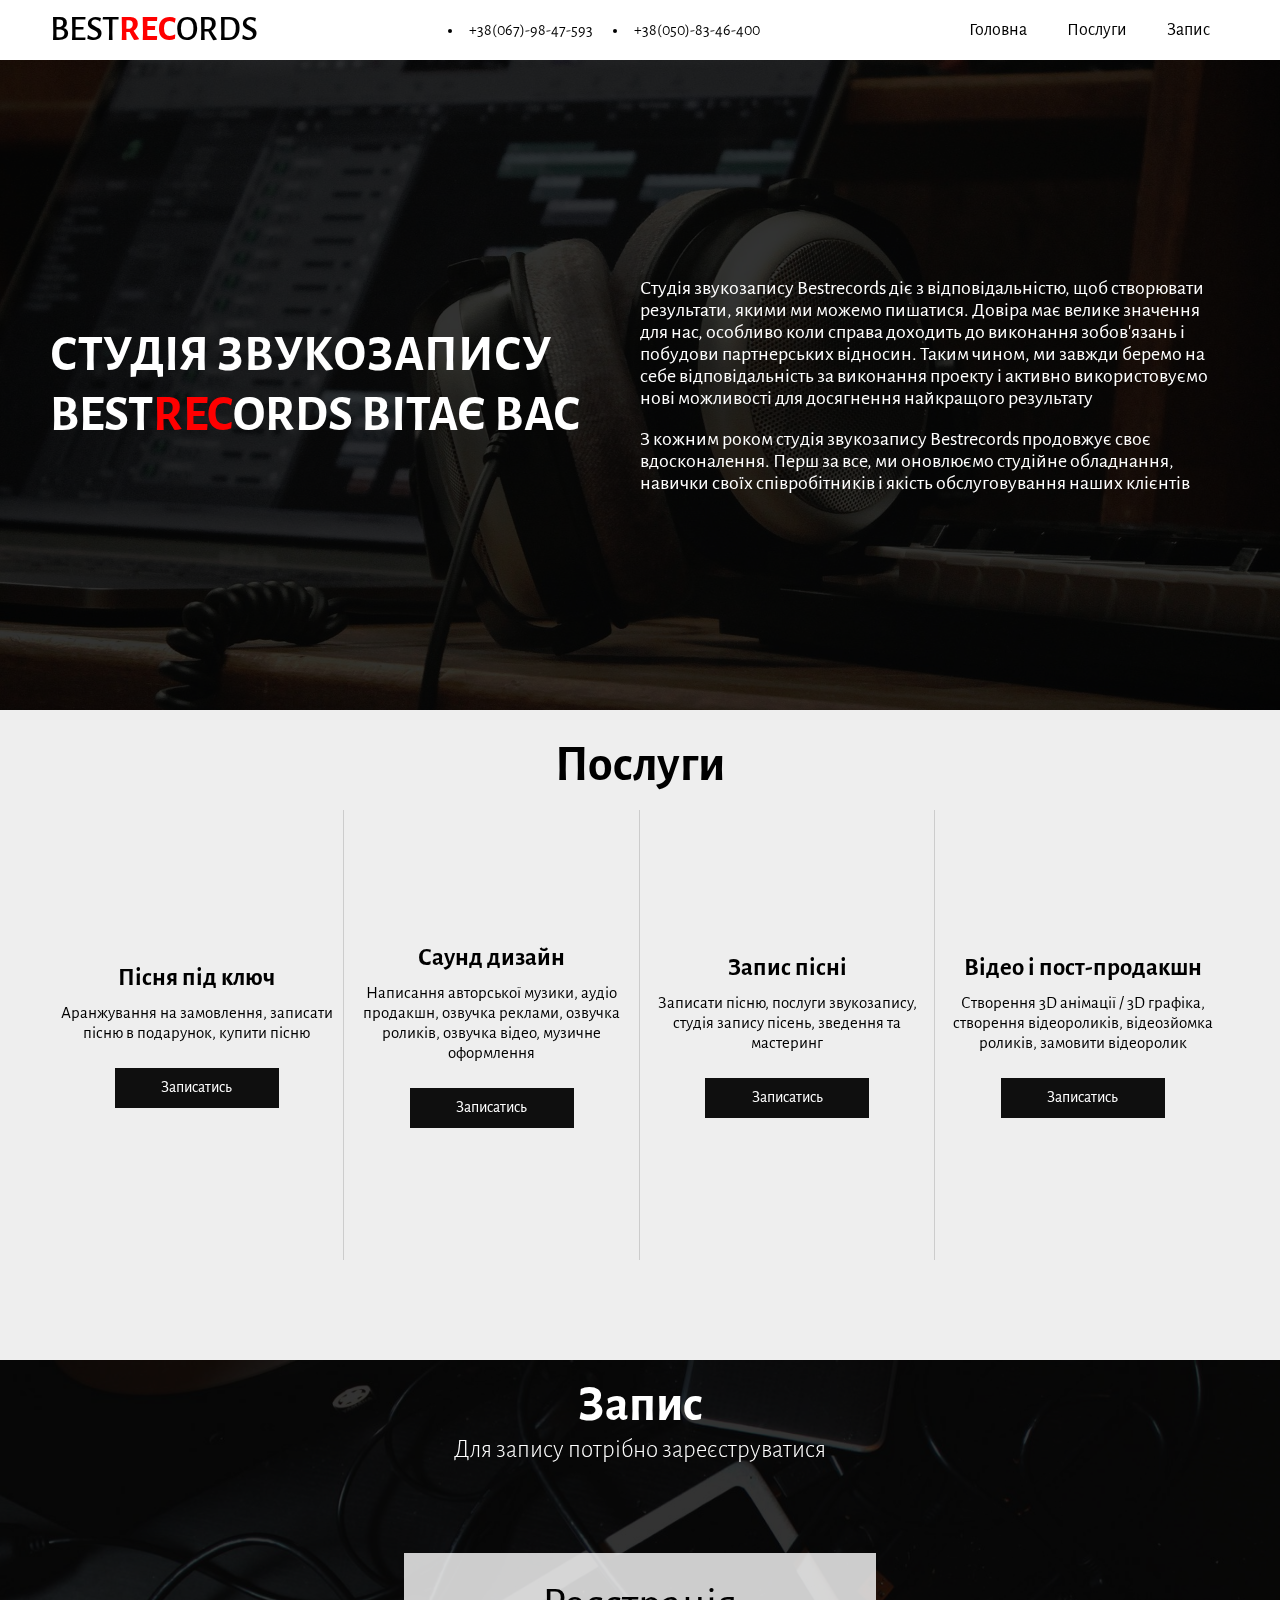
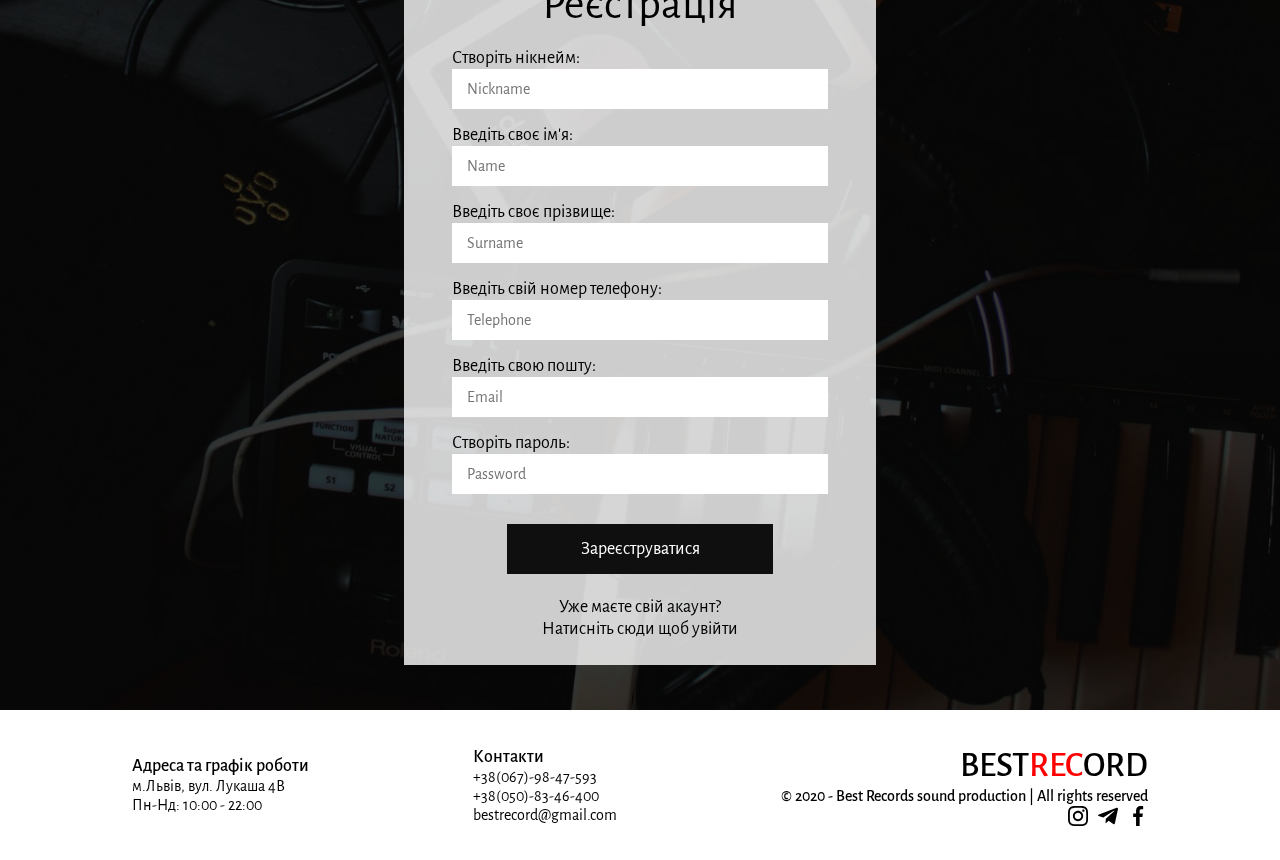
<file: index.html>
<!DOCTYPE html>
<html lang="en">
<head>
    <meta charset="UTF-8">
    <meta name="viewport" content="width=device-width, initial-scale=1.0">
    <link rel="stylesheet" href="style.css">
    <link rel="preconnect" href="https://fonts.gstatic.com">
    <link href="https://fonts.googleapis.com/css2?family=Alegreya+Sans:wght@100;300;400;500;700;800;900&display=swap" rel="stylesheet">
    <script src="https://code.jquery.com/jquery-3.5.1.js" integrity="sha256-QWo7LDvxbWT2tbbQ97B53yJnYU3WhH/C8ycbRAkjPDc=" crossorigin="anonymous"></script>
    <script src="script/js/script.js"></script>
    <title>Bestrecord Studio</title>
</head>
<body>
    <div class="container">
        <header>
            <div class="header-left">
                BEST<span class="red-txt">REC</span>ORDS
            </div>
            <div class="header-middle">
                <ul>
                    <li>+38(067)-98-47-593</li>
                    <li>+38(050)-83-46-400</li>
                </ul>
            </div>
            <div class="header-right">
                <nav>
                    <ul id="menu">
                        <li><a href="#first-block">Головна</a></li>
                        <li><a href="#second-block">Послуги</a></li>
                        <li><a href="#third-block">Запис</a></li>
                    </ul>
                </nav>
            </div>
        </header>
        <main>
            <div class="section main-block hvr-blur" id="first-block">
                <div class="section-content">
                    <div class="content-title-block">
                        СТУДІЯ ЗВУКОЗАПИСУ
                        BEST<span class="red-txt">REC</span>ORDS
                        ВІТАЄ ВАС
                    </div>
                    <div class="content-text-block">
                        <p>Студія звукозапису Bestrecords діє з відповідальністю, щоб створювати результати, якими ми можемо пишатися. Довіра має велике значення для нас, особливо коли справа доходить до виконання зобов'язань і побудови партнерських відносин. Таким чином, ми завжди беремо на себе відповідальність за виконання проекту і активно використовуємо нові можливості для досягнення найкращого результату</p>
                        <br>
                        <p>З кожним роком студія звукозапису Bestrecords продовжує своє вдосконалення. Перш за все, ми оновлюємо студійне обладнання, навички своїх співробітників і якість обслуговування наших клієнтів</p>
                    </div>
                </div>
            </div>
            <div class="section info" id="second-block">
               <div class="content-title-block title-center">Послуги</div>
               <div class="content-grid-section">
                   <div class="grid-block">
                       <div class="grd-bl-title">Пісня під ключ</div>
                       <div class="grd-bl-text">
                            Аранжування на замовлення, 
                            записати пісню в подарунок,
                            купити пісню
                        </div>
                        <button class="reservation-btn"><a href="#third-block">Записатись</a></button>
                   </div>
                   <div class="grid-block">
                    <div class="grd-bl-title">Саунд дизайн</div>
                    <div class="grd-bl-text"> 
                        Написання авторської музики, аудіо продакшн, озвучка реклами, озвучка роликів, озвучка відео, музичне оформлення
                     </div>
                     <button class="reservation-btn"><a href="#third-block">Записатись</a></button>
                   </div>
                   <div class="grid-block">
                    <div class="grd-bl-title">Запис пісні</div>
                    <div class="grd-bl-text">
                         Записати пісню, послуги звукозапису, студія запису пісень, зведення та мастеринг
                     </div>
                     <button class="reservation-btn"><a href="#third-block">Записатись</a></button>
                   </div>
                   <div class="grid-block">
                    <div class="grd-bl-title">Відео і пост-продакшн</div>
                    <div class="grd-bl-text">
                        Створення 3D анімації / 3D графіка, створення відеороликів, відеозйомка роликів, замовити відеоролик
                     </div>
                     <button class="reservation-btn"><a href="#third-block">Записатись</a></button>
                   </div>
               </div>
            </div>
            <div class="section reservation hvr-blur" id="third-block">
                <div class="section-content">
                    <div class="content-title-block title-center">
                        Запис
                        <div class="subtitle">Для запису потрібно зареєструватися</div>
                    </div>
                    <div class="content-form-block">
                        <form action="pages/login/login.html" class="registration-form">
                            <div class="form-title">
                                Реєстрація
                            </div>
                            <div class="field">
                                <label for="">Створіть нікнейм:</label>
                                <input type="text" placeholder="Nickname" class="input-field">
                            </div>
                            <div class="field">
                                <label>Введіть своє ім'я:</label>
                                <input type="text" placeholder="Name" class="input-field">
                            </div>
                            <div class="field">
                                <label>Введіть своє прізвище:</label>
                                <input type="text" placeholder="Surname" class="input-field">
                            </div>
                            <div class="field">
                                <label>Введіть свій номер телефону:</label>
                                <input type="tel" placeholder="Telephone" class="input-field">
                            </div>
                            <div class="field">
                                <label for="">Введіть свою пошту:</label>
                                <input type="email" placeholder="Email" class="input-field">
                            </div>
                            <div class="field">
                                <label for="">Створіть пароль:</label>
                                <input type="password" placeholder="Password" class="input-field">
                            </div>
                            <input type="submit" value="Зареєструватися">
                            <a href="pages/login/login.html" class="login">
                                Уже маєте свій акаунт?<br>
                                Натисніть сюди щоб увійти
                            </a>
                        </form>
                    </div>
                </div>
            </div>
        </main>
        <footer>
            <div class="footer-left">
                <div class="footer-block-title">Адреса та графік роботи</div>
                <ul>
                    <li>м.Львів, вул. Лукаша 4В</li>
                    <li>Пн-Нд: 10:00 - 22:00</li>
                </ul>
            </div>
            <div class="footer-middle">
                <div class="footer-block-title">Контакти</div>
                <ul>
                    <li>+38(067)-98-47-593</li>
                    <li>+38(050)-83-46-400</li>
                    <li>bestrecord@gmail.com</li>
                </ul>
            </div>
            <div class="footer-right">
                <div class="footer-block-title">
                    <div class="logo">BEST<span class="red-txt">REC</span>ORD</div>
                    <div class="rights">© 2020 - Best Records sound production | All rights reserved</div>
                    <div class="social">
                        <svg class="instagram" height="511pt" viewBox="0 0 511 511.9" width="511pt" xmlns="http://www.w3.org/2000/svg">
                            <defs>
                                <radialGradient id="instagram-gradient" r="150%" cx="30%" cy="107%">
                                    <stop stop-color="#fdf497" offset="0" />
                                    <stop stop-color="#fdf497" offset="0.05" />
                                    <stop stop-color="#fd5949" offset="0.45" />
                                    <stop stop-color="#d6249f" offset="0.6" />
                                    <stop stop-color="#285AEB" offset="0.9" />
                                </radialGradient>
                            </defs>
                            <path d="m510.949219 150.5c-1.199219-27.199219-5.597657-45.898438-11.898438-62.101562-6.5-17.199219-16.5-32.597657-29.601562-45.398438-12.800781-13-28.300781-23.101562-45.300781-29.5-16.296876-6.300781-34.898438-10.699219-62.097657-11.898438-27.402343-1.300781-36.101562-1.601562-105.601562-1.601562s-78.199219.300781-105.5 1.5c-27.199219 1.199219-45.898438 5.601562-62.097657 11.898438-17.203124 6.5-32.601562 16.5-45.402343 29.601562-13 12.800781-23.097657 28.300781-29.5 45.300781-6.300781 16.300781-10.699219 34.898438-11.898438 62.097657-1.300781 27.402343-1.601562 36.101562-1.601562 105.601562s.300781 78.199219 1.5 105.5c1.199219 27.199219 5.601562 45.898438 11.902343 62.101562 6.5 17.199219 16.597657 32.597657 29.597657 45.398438 12.800781 13 28.300781 23.101562 45.300781 29.5 16.300781 6.300781 34.898438 10.699219 62.101562 11.898438 27.296876 1.203124 36 1.5 105.5 1.5s78.199219-.296876 105.5-1.5c27.199219-1.199219 45.898438-5.597657 62.097657-11.898438 34.402343-13.300781 61.601562-40.5 74.902343-74.898438 6.296876-16.300781 10.699219-34.902343 11.898438-62.101562 1.199219-27.300781 1.5-36 1.5-105.5s-.101562-78.199219-1.300781-105.5zm-46.097657 209c-1.101562 25-5.300781 38.5-8.800781 47.5-8.601562 22.300781-26.300781 40-48.601562 48.601562-9 3.5-22.597657 7.699219-47.5 8.796876-27 1.203124-35.097657 1.5-103.398438 1.5s-76.5-.296876-103.402343-1.5c-25-1.097657-38.5-5.296876-47.5-8.796876-11.097657-4.101562-21.199219-10.601562-29.398438-19.101562-8.5-8.300781-15-18.300781-19.101562-29.398438-3.5-9-7.699219-22.601562-8.796876-47.5-1.203124-27-1.5-35.101562-1.5-103.402343s.296876-76.5 1.5-103.398438c1.097657-25 5.296876-38.5 8.796876-47.5 4.101562-11.101562 10.601562-21.199219 19.203124-29.402343 8.296876-8.5 18.296876-15 29.398438-19.097657 9-3.5 22.601562-7.699219 47.5-8.800781 27-1.199219 35.101562-1.5 103.398438-1.5 68.402343 0 76.5.300781 103.402343 1.5 25 1.101562 38.5 5.300781 47.5 8.800781 11.097657 4.097657 21.199219 10.597657 29.398438 19.097657 8.5 8.300781 15 18.300781 19.101562 29.402343 3.5 9 7.699219 22.597657 8.800781 47.5 1.199219 27 1.5 35.097657 1.5 103.398438s-.300781 76.300781-1.5 103.300781zm0 0"/><path d="m256.449219 124.5c-72.597657 0-131.5 58.898438-131.5 131.5s58.902343 131.5 131.5 131.5c72.601562 0 131.5-58.898438 131.5-131.5s-58.898438-131.5-131.5-131.5zm0 216.800781c-47.097657 0-85.300781-38.199219-85.300781-85.300781s38.203124-85.300781 85.300781-85.300781c47.101562 0 85.300781 38.199219 85.300781 85.300781s-38.199219 85.300781-85.300781 85.300781zm0 0"/><path d="m423.851562 119.300781c0 16.953125-13.746093 30.699219-30.703124 30.699219-16.953126 0-30.699219-13.746094-30.699219-30.699219 0-16.957031 13.746093-30.699219 30.699219-30.699219 16.957031 0 30.703124 13.742188 30.703124 30.699219zm0 0"/>
                        </svg>
                        <svg class="telegram" id="Bold" enable-background="new 0 0 24 24" height="512" viewBox="0 0 24 24" width="512" xmlns="http://www.w3.org/2000/svg"><path d="m9.417 15.181-.397 5.584c.568 0 .814-.244 1.109-.537l2.663-2.545 5.518 4.041c1.012.564 1.725.267 1.998-.931l3.622-16.972.001-.001c.321-1.496-.541-2.081-1.527-1.714l-21.29 8.151c-1.453.564-1.431 1.374-.247 1.741l5.443 1.693 12.643-7.911c.595-.394 1.136-.176.691.218z"/></svg>
                        <svg class= "facebook" id="Bold" enable-background="new 0 0 24 24" height="512" viewBox="0 0 24 24" width="512" xmlns="http://www.w3.org/2000/svg"><path d="m15.997 3.985h2.191v-3.816c-.378-.052-1.678-.169-3.192-.169-3.159 0-5.323 1.987-5.323 5.639v3.361h-3.486v4.266h3.486v10.734h4.274v-10.733h3.345l.531-4.266h-3.877v-2.939c.001-1.233.333-2.077 2.051-2.077z"/></svg>
                    </div>
                </div>
            </div>
        </footer>
    </div>
</body>
</html>
</file>
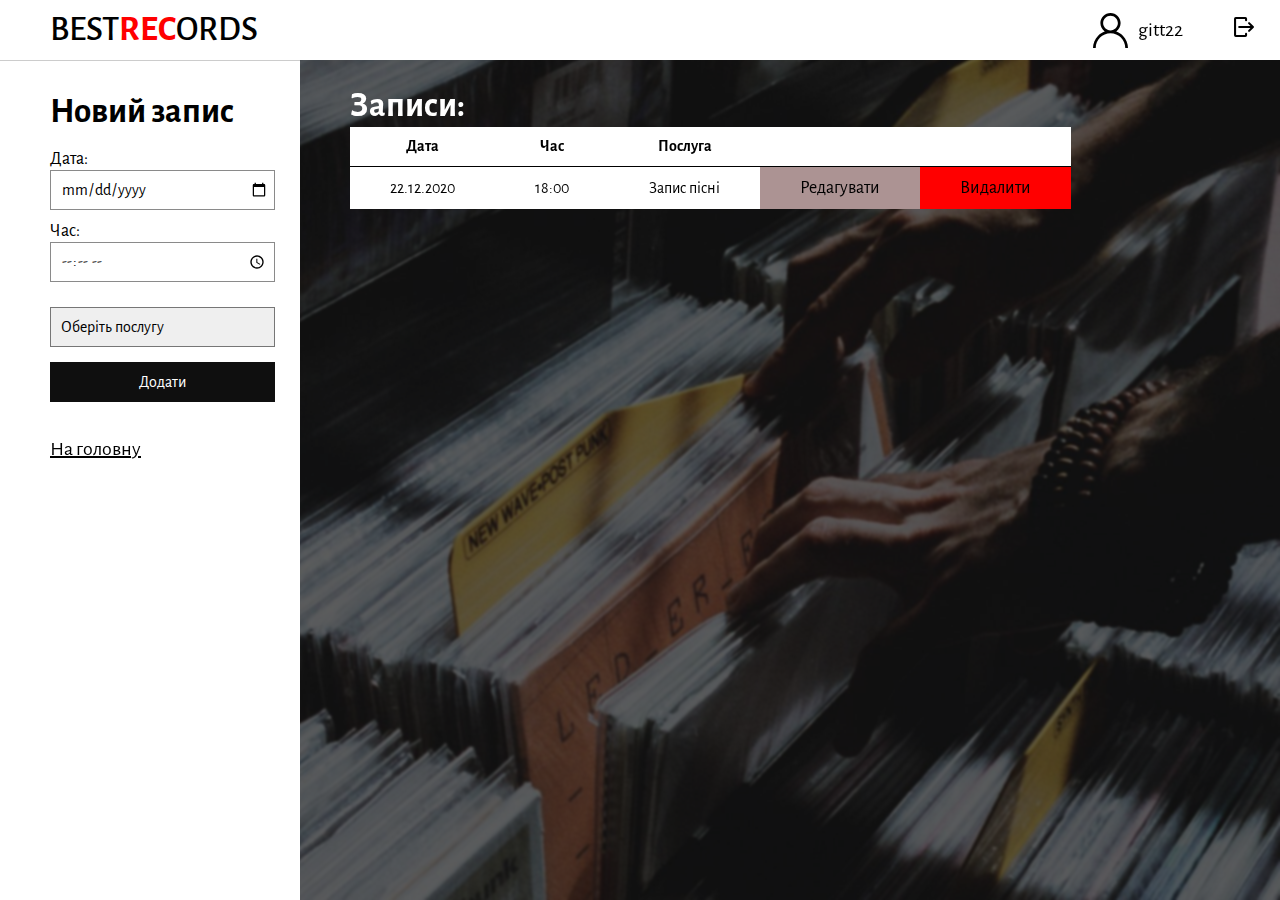
<file: pages/reservations/reservations.html>
<!DOCTYPE html>
<html lang="en">
<head>
    <meta charset="UTF-8">
    <meta name="viewport" content="width=device-width, initial-scale=1.0">
    <link rel="stylesheet" href="reservations.css">
    <link rel="preconnect" href="https://fonts.gstatic.com">
    <link href="https://fonts.googleapis.com/css2?family=Alegreya+Sans:wght@100;300;400;500;700;800;900&display=swap" rel="stylesheet">
    <title>Reservations</title>
</head>
<body>
    <div class="wrapper">
        <div class="container">
            <div class="content">
                <header>
                    <div class="header-left">
                        BEST<span class="red-txt">REC</span>ORDS
                    </div>
                    <div class="header-right">
                        <div class="user">
                            <svg class="user-img" version="1.1" id="Capa_1" xmlns="http://www.w3.org/2000/svg" xmlns:xlink="http://www.w3.org/1999/xlink" x="0px" y="0px"
                                viewBox="0 0 512 512" style="enable-background:new 0 0 512 512;" xml:space="preserve">
                            <g>
                                <g>
                                    <path d="M437.02,330.98c-27.883-27.882-61.071-48.523-97.281-61.018C378.521,243.251,404,198.548,404,148
                                        C404,66.393,337.607,0,256,0S108,66.393,108,148c0,50.548,25.479,95.251,64.262,121.962
                                        c-36.21,12.495-69.398,33.136-97.281,61.018C26.629,379.333,0,443.62,0,512h40c0-119.103,96.897-216,216-216s216,96.897,216,216
                                        h40C512,443.62,485.371,379.333,437.02,330.98z M256,256c-59.551,0-108-48.448-108-108S196.449,40,256,40
                                        c59.551,0,108,48.448,108,108S315.551,256,256,256z"/>
                                </g>
                            </g>
                            </svg>
                            <div class="user-name">gitt22</div>
                            </div>
                        <a href="../login/login.html"><svg class="logout" height="512" viewBox="0 0 512 512" width="512" xmlns="http://www.w3.org/2000/svg"><g id="Solid"><path d="m480.971 239.029-90.51-90.509a24 24 0 0 0 -33.942 0 24 24 0 0 0 0 33.941l49.54 49.539h-262.059a24 24 0 0 0 -24 24 24 24 0 0 0 24 24h262.059l-49.54 49.539a24 24 0 0 0 33.942 33.941l90.51-90.51a24 24 0 0 0 0-33.941z"/><path d="m304 392a24 24 0 0 0 -24 24v24h-208v-368h208v24a24 24 0 0 0 48 0v-32a40 40 0 0 0 -40-40h-224a40 40 0 0 0 -40 40v384a40 40 0 0 0 40 40h224a40 40 0 0 0 40-40v-32a24 24 0 0 0 -24-24z"/></g></svg></a>
                    </div>
                </header>
                <main>
                    <div class="aside">
                        <!-- <div class="info-as">
                            <div class="aside-text as-user">gitt22</div>
                            <div class="aside-text">Женя Гітт</div>
                            <div class="aside-text">gitt22konoplyanka@gmail.com</div>
                        </div> -->
                        <div class="add-as">
                            <form action="">
                                <div class="form-title">Новий запис</div>
                                <label>Дата:</label>
                                <input type="date" class="field">
                                <label>Час:</label>
                                <input type="time" class="field">
                                <select name="services">
                                    <option selected disabled>Оберіть послугу</option>
                                    <option value="Запис пісні">Запис пісні</option>
                                    <option value="Аранжування">Аранжування</option>
                                    <option value="Озвучка">Озвучка</option>
                                </select>
                                <input type="submit" value="Додати">
                            </form>
                        </div>
                        <a href="../../index.html" class="main-link">На головну</a>
                    </div>
                    <div class="main-block">
                        <div class="block-title">Записи:</div>
                        <table>
                            <thead>
                                <tr>
                                    <th>Дата</th>
                                    <th>Час</th>
                                    <th>Послуга</th>
                                    <th></th>
                                    <th></th>
                                </tr>
                            </thead>
                            <tbody>
                                <tr>
                                    <td>22.12.2020</td>
                                    <td>18:00</td>
                                    <td>Запис пісні</td>
                                    <td class="change"><a href="#">Редагувати</a></td>
                                    <td class="delete"><a href="#">Видалити</a></td>
                                </tr>
                            </tbody>
                        </table>
                    </div>
                </main>
            </div>
        </div>
    </div>
</body>
</html>
</file>
<file: style.css>
*{
    margin: 0;
    padding: 0;
    font-size: 16px;
    font-family: 'Alegreya Sans', sans-serif;
    box-sizing: border-box;
    outline: none;
}
ul{
    list-style-type: none;
}
a{
    text-decoration: none;
    color: #000;
    font-size: 18px;
}

.container{
    max-width: 1500px;
    width: 100%;
    height: 100vh;
    margin: auto;
}

header{
    display: flex;
    justify-content: space-between;
    align-items: center;
    position: fixed;
    max-width: inherit;
    top: 0;
    width: 100%;
    height: 60px;
    background-color: #fff;
    padding-left: 50px;
    padding-right: 50px;
    z-index: 2;
}

.header-left{
    font-size: 35px;
    font-weight: 500;
}

.header-middle ul{
    display: flex;
    list-style-type: disc;
    list-style-position:inside;
}
.header-middle ul li{
    padding-left: 10px;
    padding-right: 10px;
}
ul::marker{
    margin-right: 5px;
}

.header-right{
    height: 100%;
}

.header-right nav, .header-right nav ul{
    height: 100%;
}

.header-right nav ul{
    display: flex;
}

.header-right nav ul li{
    display: flex;
    align-items: center;
    height: 100%;
    padding-left: 20px;
    padding-right: 20px;
}

.header-right nav ul li:hover, .active{
    transition: all .2s linear;
    border-bottom: 3px solid #000;
    cursor: pointer;
}

.header-left .red-txt{
    font-weight: 700;
}

main{
    margin-top: 60px;
    position: relative;
    z-index: 1;
}

.section{
    width: 100%;
    height: 650px;
    background-color: #000;
}

.main-block{
    background-image: url("images/1.jpg");
    background-size: cover;
    background-position: center;
    background-repeat: no-repeat;
}

.reservation{
    background-image: url("images/2.jpg");
    background-size: cover;
    background-position: center;
    background-repeat: no-repeat;
}

.info{
    background-color: #eee;
}

.section-content{
    display: flex;
    justify-content: space-between;
    align-items: center;
    padding-left: 50px;
    padding-right: 50px;
    width: 100%;
    height: 100%;
    color: #fff;
    font-size: 100px;
    backdrop-filter: blur(0px) brightness(20%);
    transition: all .2s linear;
}

.content-title-block{
    width: 45%;
    text-align: left;
    font-size: 50px;
    font-weight: 700;
}

.title-center{
    width: 100%;
    text-align: center;
}

.content-text-block{
    width: 50%;
}

p{
    font-size: 20px;
    line-height: 22px;
}

.red-txt{
    font-size: inherit;
    color: #ff0000;
}

.info{
    display: flex;
    flex-direction: column;
    padding-top: 25px;
    padding-left: 50px;
    padding-right: 50px;
}

.content-grid-section{
    display: grid;
    width: 100%;
    height: 80%;
    grid-template-columns: repeat(4, 1fr);
    grid-template-rows: repeat(1, 100%);
    gap: 1px;
    margin-top: 15px;
}

.grid-block{
    display: flex;
    flex-direction: column;
    justify-content: center;
    align-items: center;
    width: 100%;
    height: 90%;
    padding: 30px 10px 30px 10px;
    border-right: 1px solid #ccc;
}

.grid-block:last-child{
    border: 0;
}

.grd-bl-title{
    font-size: 25px;
    font-weight: 700;
}
.grd-bl-text{
    text-align: center;
    font-weight: 400;
    margin-top: 10px;
    font-size: 17px;
    margin-bottom: 25px;
}

.reservation-btn{
    background-color: #0f0f0f;
    height: 40px;
    width: 60%;
    border: 0;
}

.reservation-btn:hover{
    transition: .3s linear;
    background-color: #000;
    cursor: pointer;
}

.reservation-btn a{
    color: #fff;
    font-size: 16px;
}

.reservation-btn:hover a{
    transition: .1s linear;
    font-size: 18px;
}

.reservation{
    height: 950px;
}

.reservation .section-content{
    display: flex;
    flex-direction: column;
    align-items: center;
    width: 100%;
    padding-top: 15px;
    padding-bottom: 45px;
}

.content-form-block{
    display: flex;
    justify-content: center;
    width: 100%;
    height: 80%;
}

form{
    display: flex;
    flex-direction: column;
    padding: 25px 15px 25px 15px;
}
.form-title{
    font-size: 45px;
    color: #000;
}

.subtitle{
    font-size: 25px;
    font-weight: 300;
    
}

.field{
    display: flex;
    flex-direction: column;
    margin-top: 15px;
    width: 85%;
}

.input-field{
    height: 40px;
    border: 0;
    padding-left: 15px;
    padding-right: 15px;
}

input[type="submit"]{
    margin: auto;
    width: 60%;
    height: 50px;
    margin-top: 30px;
    color: #fff;
    background-color: #0f0f0f;
    border: 0;
    font-size: 18px;
}

input[type="submit"]:hover{
    transition: .3s linear;
    cursor: pointer;
    background-color: #000;
}

.registration-form{
    align-items: center;
    width: 40%;
    height: 100%;
    background-color: rgba(255, 255, 255, 0.8);
}

.login{
    text-align: center;
}

.login:hover{
    font-size: 19px;
    font-weight: 500;
    transition: .1s linear;
    cursor: pointer;
}

label{
    font-size: 18px;
    color: #000;
}

footer{
    display: flex;
    justify-content: space-around;
    align-items: center;
    width: 100%;
    height: 150px;
    background-color: #fff;
    padding-left: 50px;
    padding-right: 50px;
}

.footer-block-title{
    font-weight: 500;
    font-size: 18px;
}

.logo{
    text-align: right;
    font-size: 35px;
}

.social{
    display: flex;
    justify-content: flex-end;
}

svg{
    width: 20px;
    height: 20px;
    margin-left: 10px;
    transition: .1s linear;
}

.instagram:hover{
    fill: url(#instagram-gradient);
    cursor: pointer;
}

.telegram:hover{
    fill: #0088cc;
    cursor: pointer;
}

.facebook:hover{
    fill: #3b5998;
    cursor: pointer;
}
</file>
<file: pages/reservations/reservations.css>
*{
    margin: 0;
    padding: 0;
    font-size: 16px;
    font-family: 'Alegreya Sans', sans-serif;
    box-sizing: border-box;
    outline: none;
}
a{
    text-decoration: none;
    color: #000;
    font-size: 18px;
}
.wrapper{
    width: 100%;
    height: 100vh;
    background-image: url("../../images/4.jpg");
    background-size: cover;
    background-attachment: fixed;
}

.container{
    max-width: 1500px;
    width: 100%;
    height: 100%;
    margin: auto;
    backdrop-filter: brightness(40%) blur(1px);
}


header{
    display: flex;
    justify-content: space-between;
    align-items: center;
    position: fixed;
    max-width: inherit;
    top: 0;
    width: 100%;
    height: 60px;
    background-color: #fff;
    padding-left: 50px;
    padding-right: 25px;
    z-index: 2;
}

.header-left{
    font-size: 35px;
    font-weight: 500;
}

.header-left .red-txt{
    font-weight: 700;
}

.red-txt{
    font-size: inherit;
    color: #ff0000;
}

.header-right{
    display: flex;
    height: inherit;
    justify-content: flex-end;
    align-items: center;
}

.user{
    display: flex;
    justify-content: flex-end;
    align-items: center;
    width: 200px;
    height: inherit;
    margin-right: 50px;
}

.user:hover{
    cursor: pointer;
}


.user-img{
    width: 35px;
    height: 35px;
    fill: #000;
}

.user-name{
    color: #000;
    font-size: 20px;
    margin-left: 10px;
}

.logout{
    width: 22px;
    height: 22px;
}

.logout:hover{
    transition: .1s linear;
    fill: #404040;
    cursor: pointer;
}

main{
    display: flex;
    position: relative;
    height: 100vh;
    padding-top: 60px;
}

.aside{
    display: flex;
    flex-direction: column;
    width: 300px;
    background-color: rgba(255, 255, 255); 
    
    border-top: 1px solid #ccc;
}

.info-as{
    border-bottom: 1px solid #ccc;
    padding: 25px 25px 25px 50px;
}

.aside-text{
    font-size: 18px;
    padding-top: 5px;
    padding-bottom: 5px;
}

.as-user, .form-title{
    font-size: 35px;
    font-weight: 700;
}

.form-title{
    padding-top: 5px;
    padding-bottom: 5px;
}

.main-block{
    padding: 25px 25px 25px 50px;
}

.block-title{
    font-size: 35px;
    color: #ffffff;
    font-weight: 600;
}

.add-as{
    padding: 25px 25px 25px 50px;
}

.add-as form{
    display: flex;
    flex-direction: column;
}

label{
    margin-top: 10px;
    font-size: 18px;
}

input[type="submit"]{
    border: 0;
    height: 40px;
    background-color: #0f0f0f;
    color: #fff;
    margin-top: 15px;
}

input[type="submit"]:hover{
    transition: .3s linear;
    cursor: pointer;
    background-color: #000;
}

select{
    margin-top: 25px;
    height: 40px;
    padding-left: 10px;
    padding-right: 5px;
    border-radius: 0; 
    -webkit-appearance: none;
    -moz-appearance: none;
    appearance: none;
}

.field{
    padding-left: 10px;
    padding-right: 5px;
    border-radius: 0;
    height: 40px;
    border: 1px solid #8a8a8a;
}

.field:hover, select:hover{
    cursor: pointer;
}

table{
    background-color: #fff;
    border-spacing: 0;
}

th{
    border-bottom: 1px solid #000;
}

td, th{
    padding: 10px 40px 10px 40px;
}

.change{
    background-color: #ac9393;
}

.delete{
    background-color: #ff0000;
}

.main-link{
    padding-left: 50px;
    margin-top: 10px;
    font-size: 20px;
    text-decoration: underline;
}
</file>
